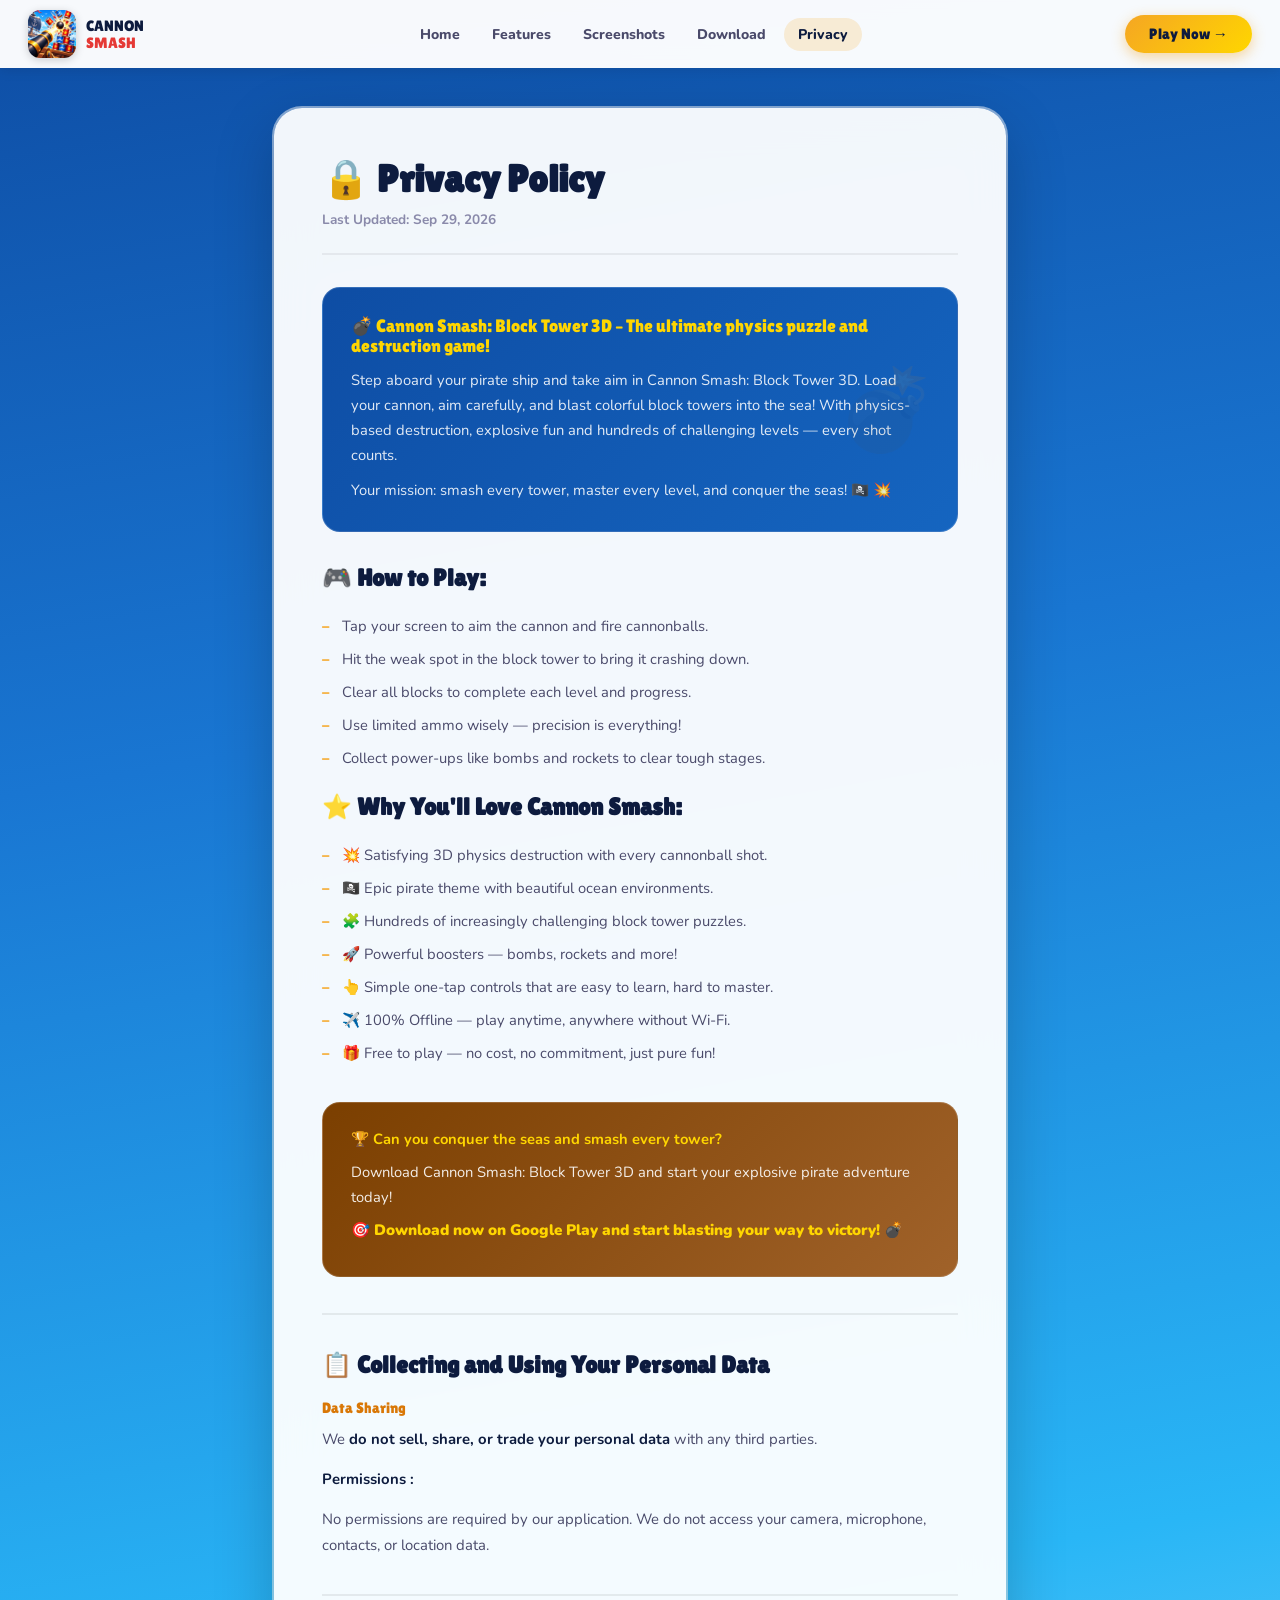
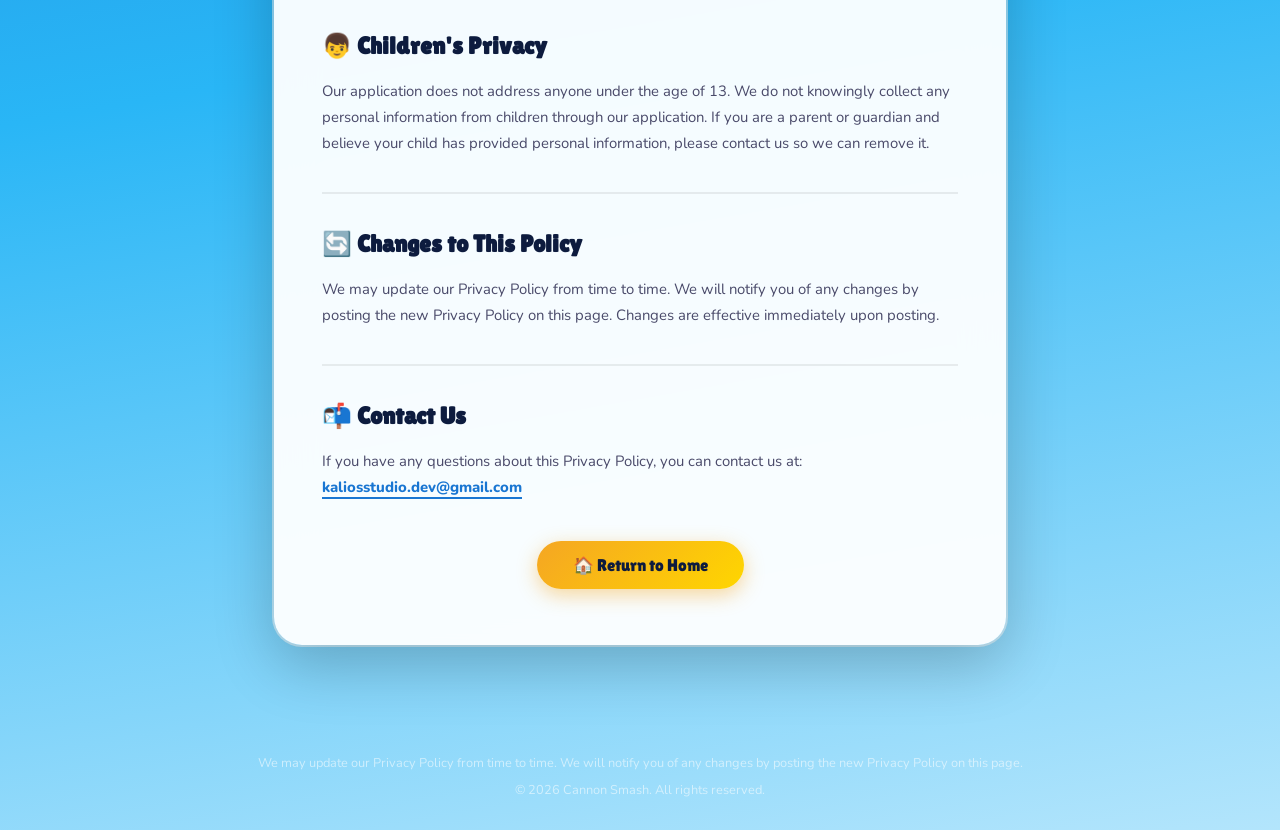
<file: privacy.html>
<!DOCTYPE html>
<html lang="en">
<head>
  <meta charset="UTF-8">
  <meta name="viewport" content="width=device-width, initial-scale=1.0">
  <meta name="description" content="Cannon Smash: Block Tower 3D – Privacy Policy. Learn how we handle your data.">
  <title>Privacy Policy – Cannon Smash: Block Tower 3D</title>
  <link rel="preconnect" href="https://fonts.googleapis.com">
  <link rel="preconnect" href="https://fonts.gstatic.com" crossorigin>
  <link href="https://fonts.googleapis.com/css2?family=Lilita+One&family=Nunito:wght@400;700;800;900&display=swap" rel="stylesheet">
  <style>
*,*::before,*::after{margin:0;padding:0;box-sizing:border-box}
html{scroll-behavior:smooth}
body{font-family:'Nunito',sans-serif;background:linear-gradient(170deg,#0e4da4 0%,#1976D2 30%,#29B6F6 65%,#B3E5FC 100%);min-height:100vh;color:#1a1a2e;overflow-x:hidden}
img{display:block;max-width:100%}
a{text-decoration:none;color:inherit}

/* ── NAVBAR ── */
.navbar{
  position:fixed;top:0;left:0;right:0;z-index:9999;
  background:rgba(255,255,255,.97);
  box-shadow:0 2px 12px rgba(0,0,0,.10);
  backdrop-filter:blur(10px);
}
.navbar-inner{
  max-width:1280px;margin:0 auto;
  padding:0 28px;height:68px;
  display:flex;align-items:center;gap:16px;
}
.nav-brand{display:flex;align-items:center;gap:10px;flex-shrink:0}
.nav-brand img{width:48px;height:48px;border-radius:12px;object-fit:cover;box-shadow:0 2px 8px rgba(0,0,0,.18)}
.nav-brand-text{font-family:'Lilita One',cursive;font-size:.95rem;line-height:1.15;color:#0d1b3e;text-transform:uppercase}
.nav-brand-text em{color:#e53935;font-style:normal;display:block}
.nav-links{display:flex;gap:4px;flex:1;justify-content:center}
.nav-link{font-weight:800;font-size:.88rem;color:#4a4a6a;padding:7px 14px;border-radius:100px;transition:background .18s,color .18s}
.nav-link:hover,.nav-link.active{background:rgba(245,166,35,.18);color:#0d1b3e}
.nav-playnow{
  background:linear-gradient(135deg,#F5A623,#FFD600);
  color:#0d1b3e;font-family:'Lilita One',cursive;font-size:.95rem;
  padding:10px 24px;border-radius:100px;
  box-shadow:0 4px 14px rgba(245,166,35,.45);
  transition:transform .18s,box-shadow .18s;flex-shrink:0;
}
.nav-playnow:hover{transform:translateY(-2px);box-shadow:0 6px 20px rgba(245,166,35,.6)}

/* ── PAGE WRAPPER ── */
.page-wrap{
  max-width:780px;margin:0 auto;
  padding:108px 24px 80px;
}

/* ── MAIN CARD ── */
.pp-card{
  background:rgba(255,255,255,.95);
  backdrop-filter:blur(20px);
  border-radius:28px;
  box-shadow:0 20px 60px rgba(0,0,0,.22),0 0 0 2px rgba(255,255,255,.5);
  overflow:hidden;
  padding:48px 48px 56px;
}
@media(max-width:640px){.pp-card{padding:32px 24px 40px}}

/* ── CARD HEADER ── */
.pp-header{margin-bottom:32px;border-bottom:2px solid rgba(0,0,0,.06);padding-bottom:24px}
.pp-title{
  font-family:'Lilita One',cursive;
  font-size:2.4rem;color:#0d1b3e;
  margin-bottom:8px;
}
.pp-date{font-size:.85rem;color:#8a8aaa;font-weight:700}

/* ── HIGHLIGHT BOX (game description) ── */
.pp-highlight{
  background:linear-gradient(135deg,#0e4da4,#1565C0);
  border-radius:18px;
  padding:28px 28px;
  margin-bottom:32px;
  border:1px solid rgba(255,255,255,.15);
  position:relative;overflow:hidden;
}
.pp-highlight::before{
  content:'💣';position:absolute;right:20px;top:50%;transform:translateY(-50%);
  font-size:5rem;opacity:.08;pointer-events:none;
}
.pp-highlight-title{
  font-family:'Lilita One',cursive;
  font-size:1.1rem;color:#FFD600;margin-bottom:12px;
  display:flex;align-items:center;gap:8px;
}
.pp-highlight p{
  font-size:.92rem;line-height:1.7;color:rgba(255,255,255,.88);
  margin-bottom:10px;
}
.pp-highlight p:last-child{margin-bottom:0}

/* ── HIGHLIGHT BOX variant (CTA) ── */
.pp-highlight-cta{
  background:linear-gradient(135deg,#7B3F00,#A0622A);
  border-radius:18px;padding:24px 28px;
  margin-top:32px;
  border:1px solid rgba(255,255,255,.15);
}
.pp-highlight-cta p{font-size:.92rem;color:rgba(255,255,255,.9);line-height:1.7;margin-bottom:8px}
.pp-highlight-cta .cta-line{color:#FFD600;font-weight:900;font-size:.95rem}

/* ── DIVIDER ── */
.pp-divider{border:none;border-top:2px solid rgba(0,0,0,.07);margin:36px 0}

/* ── SECTION HEADING ── */
.pp-section-title{
  font-family:'Lilita One',cursive;
  font-size:1.5rem;color:#0d1b3e;
  margin-bottom:18px;
  display:flex;align-items:center;gap:10px;
}

/* ── SUB LABEL ── */
.pp-sub-label{
  display:inline-block;
  font-family:'Lilita One',cursive;
  font-size:.95rem;color:#D97706;
  margin-bottom:10px;
}

/* ── BODY TEXT ── */
.pp-text{font-size:.93rem;color:#4a4a6a;line-height:1.75;margin-bottom:14px}
.pp-text:last-child{margin-bottom:0}
.pp-text strong{color:#0d1b3e}

/* ── BULLET LIST ── */
.pp-list{list-style:none;margin-bottom:18px}
.pp-list li{
  font-size:.92rem;color:#4a4a6a;line-height:1.7;
  padding:4px 0 4px 20px;position:relative;
}
.pp-list li::before{content:'–';position:absolute;left:0;color:#F5A623;font-weight:900}

/* ── CONTACT LINK ── */
.pp-email{color:#1976D2;font-weight:800;border-bottom:2px solid #1976D2;transition:color .18s,border-color .18s}
.pp-email:hover{color:#F5A623;border-color:#F5A623}

/* ── RETURN BUTTON ── */
.return-wrap{text-align:center;margin-top:40px}
.btn-return{
  display:inline-flex;align-items:center;gap:10px;
  background:linear-gradient(135deg,#F5A623,#FFD600);
  color:#0d1b3e;font-family:'Lilita One',cursive;font-size:1.05rem;
  padding:14px 36px;border-radius:100px;
  box-shadow:0 6px 20px rgba(245,166,35,.45);
  transition:transform .2s,box-shadow .2s;
}
.btn-return:hover{transform:translateY(-3px);box-shadow:0 10px 28px rgba(245,166,35,.6)}

/* ── FOOTER ── */
.footer{
  text-align:center;padding:28px;margin-top:0;
}
.footer p{font-size:.8rem;color:rgba(255,255,255,.55);line-height:1.7}
  </style>
</head>
<body>

<!-- NAVBAR -->
<header class="navbar" id="navbar">
  <div class="navbar-inner">
    <a href="index.html" class="nav-brand" id="nav-logo">
      <img src="assets/logo.png" alt="Cannon Smash logo">
      <div class="nav-brand-text">Cannon<em>Smash</em></div>
    </a>
    <nav class="nav-links">
      <a href="index.html#hero"        class="nav-link" id="nl-home">Home</a>
      <a href="index.html#features"    class="nav-link" id="nl-features">Features</a>
      <a href="index.html#screenshots" class="nav-link" id="nl-shots">Screenshots</a>
      <a href="index.html#download"    class="nav-link" id="nl-download">Download</a>
      <a href="privacy.html"           class="nav-link active" id="nl-privacy">Privacy</a>
    </nav>
    <a href="index.html#download" class="nav-playnow" id="nav-cta">Play Now →</a>
  </div>
</header>

<!-- PAGE CONTENT -->
<div class="page-wrap">
  <div class="pp-card">

    <!-- HEADER -->
    <div class="pp-header">
      <h1 class="pp-title">🔒 Privacy Policy</h1>
      <p class="pp-date">Last Updated: Sep 29, 2026</p>
    </div>

    <!-- GAME DESCRIPTION HIGHLIGHT -->
    <div class="pp-highlight">
      <div class="pp-highlight-title">💣 Cannon Smash: Block Tower 3D – The ultimate physics puzzle and destruction game!</div>
      <p>Step aboard your pirate ship and take aim in Cannon Smash: Block Tower 3D. Load your cannon, aim carefully, and blast colorful block towers into the sea! With physics-based destruction, explosive fun and hundreds of challenging levels — every shot counts.</p>
      <p>Your mission: smash every tower, master every level, and conquer the seas! 🏴‍☠️ 💥</p>
    </div>

    <!-- HOW TO PLAY -->
    <div class="pp-section">
      <h2 class="pp-section-title">🎮 How to Play:</h2>
      <ul class="pp-list">
        <li>Tap your screen to aim the cannon and fire cannonballs.</li>
        <li>Hit the weak spot in the block tower to bring it crashing down.</li>
        <li>Clear all blocks to complete each level and progress.</li>
        <li>Use limited ammo wisely — precision is everything!</li>
        <li>Collect power-ups like bombs and rockets to clear tough stages.</li>
      </ul>
    </div>

    <!-- WHY YOU'LL LOVE IT -->
    <div class="pp-section">
      <h2 class="pp-section-title">⭐ Why You'll Love Cannon Smash:</h2>
      <ul class="pp-list">
        <li>💥 Satisfying 3D physics destruction with every cannonball shot.</li>
        <li>🏴‍☠️ Epic pirate theme with beautiful ocean environments.</li>
        <li>🧩 Hundreds of increasingly challenging block tower puzzles.</li>
        <li>🚀 Powerful boosters — bombs, rockets and more!</li>
        <li>👆 Simple one-tap controls that are easy to learn, hard to master.</li>
        <li>✈️ 100% Offline — play anytime, anywhere without Wi-Fi.</li>
        <li>🎁 Free to play — no cost, no commitment, just pure fun!</li>
      </ul>
    </div>

    <!-- CTA HIGHLIGHT -->
    <div class="pp-highlight-cta">
      <p>🏆 <strong style="color:#FFD600">Can you conquer the seas and smash every tower?</strong></p>
      <p>Download Cannon Smash: Block Tower 3D and start your explosive pirate adventure today!</p>
      <p class="cta-line">🎯 Download now on Google Play and start blasting your way to victory! 💣</p>
    </div>

    <hr class="pp-divider">

    <!-- COLLECTING DATA -->
    <div class="pp-section">
      <h2 class="pp-section-title">📋 Collecting and Using Your Personal Data</h2>

      <div class="pp-sub-label">Data Sharing</div>
      <p class="pp-text">We <strong>do not sell, share, or trade your personal data</strong> with any third parties.</p>

      <p class="pp-text"><strong>Permissions :</strong></p>
      <p class="pp-text">No permissions are required by our application. We do not access your camera, microphone, contacts, or location data.</p>
    </div>

    <hr class="pp-divider">

    <!-- CHILDREN'S PRIVACY -->
    <div class="pp-section">
      <h2 class="pp-section-title">👦 Children's Privacy</h2>
      <p class="pp-text">Our application does not address anyone under the age of 13. We do not knowingly collect any personal information from children through our application. If you are a parent or guardian and believe your child has provided personal information, please contact us so we can remove it.</p>
    </div>

    <hr class="pp-divider">

    <!-- POLICY CHANGES -->
    <div class="pp-section">
      <h2 class="pp-section-title">🔄 Changes to This Policy</h2>
      <p class="pp-text">We may update our Privacy Policy from time to time. We will notify you of any changes by posting the new Privacy Policy on this page. Changes are effective immediately upon posting.</p>
    </div>

    <hr class="pp-divider">

    <!-- CONTACT -->
    <div class="pp-section">
      <h2 class="pp-section-title">📬 Contact Us</h2>
      <p class="pp-text">If you have any questions about this Privacy Policy, you can contact us at: <a href="mailto:kaliosstudio.dev@gmail.com" class="pp-email">kaliosstudio.dev@gmail.com</a></p>
    </div>

    <!-- RETURN BUTTON -->
    <div class="return-wrap">
      <a href="index.html" class="btn-return" id="btn-return-home">
        🏠 Return to Home
      </a>
    </div>

  </div><!-- end .pp-card -->
</div><!-- end .page-wrap -->

<!-- FOOTER -->
<footer class="footer">
  <p>We may update our Privacy Policy from time to time. We will notify you of any changes by posting the new Privacy Policy on this page.</p>
  <p style="margin-top:6px">© 2026 Cannon Smash. All rights reserved.</p>
</footer>

</body>
</html>
</file>
